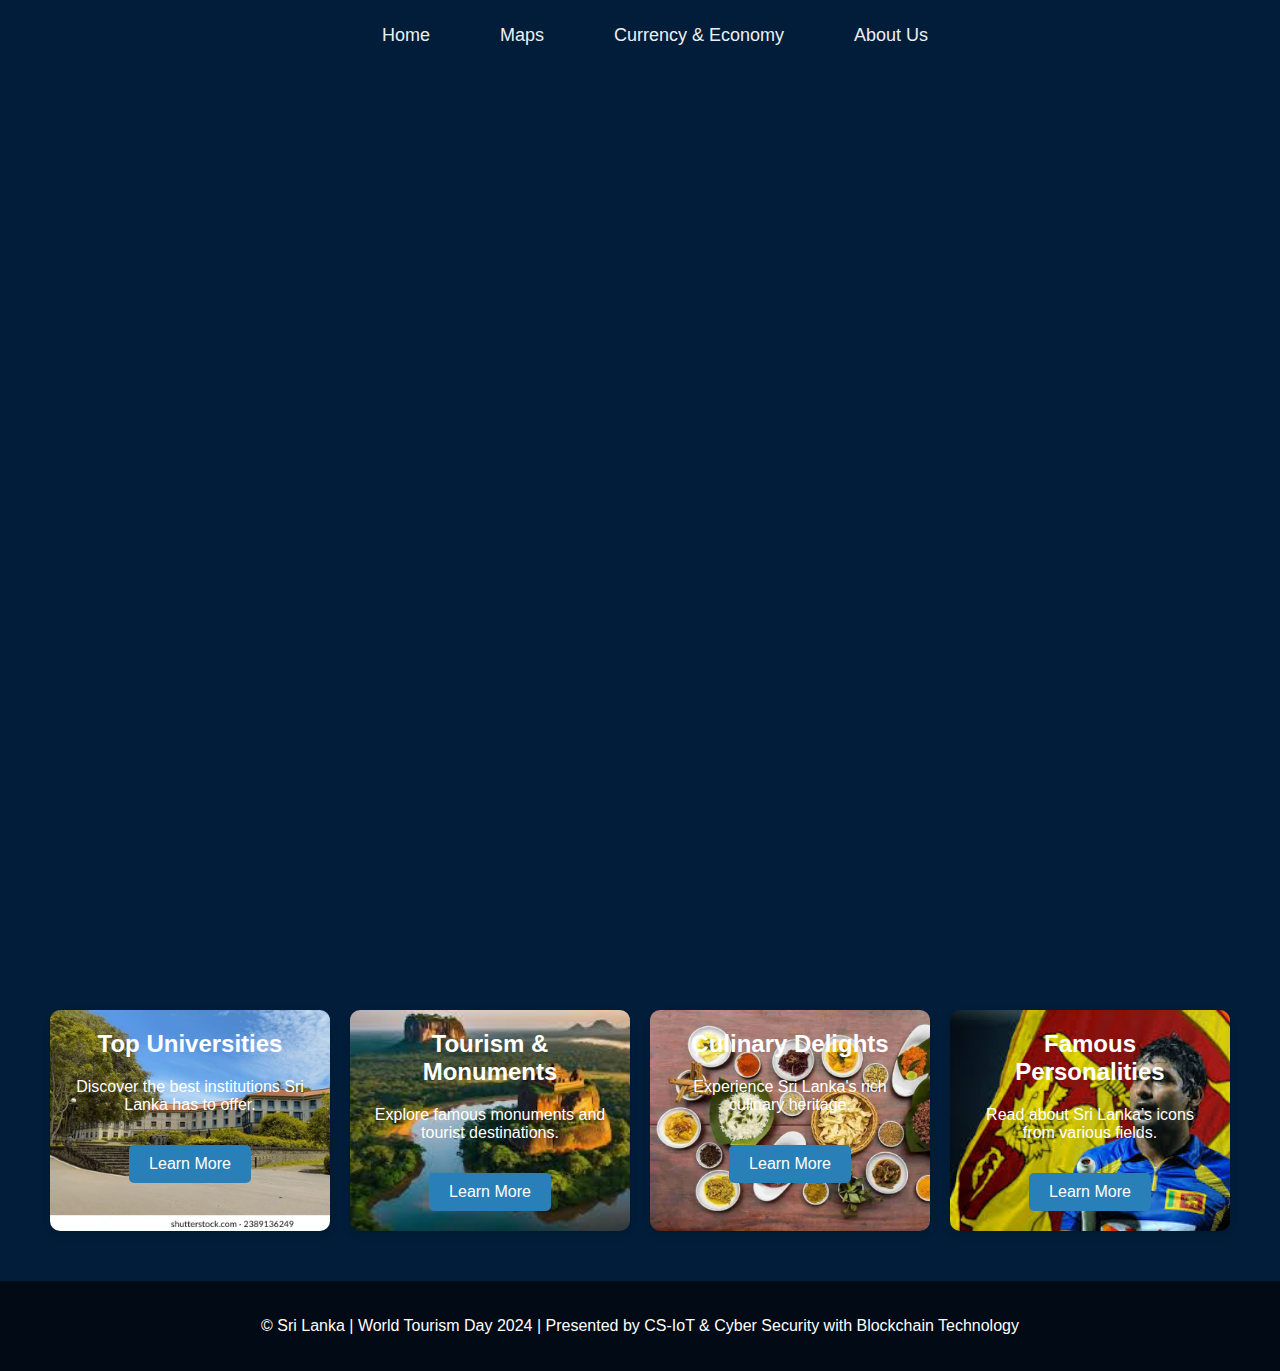
<file: index.html>
<!DOCTYPE html>
<html lang="en">

<head>
  <meta charset="UTF-8">
  <meta name="viewport" content="width=device-width, initial-scale=1.0">
  <title>Welcome to Sri Lanka</title>
  <link rel="stylesheet" href="styles.css">
</head>

<body>

  <!-- Navbar -->
  <nav>
    <ul>
      <li><a href="index.html">Home</a></li>
      <li><a
          href="https://www.google.lk/maps/@8.2461758,80.644624,7z?entry=ttu&g_ep=EgoyMDI0MDkyNC4wIKXMDSoASAFQAw%3D%3D"
          target="_blank">Maps</a>
      </li>
      <li><a href="https://www.cbsl.gov.lk/en/sri-lanka-economy-snapshot" target="_blank">Currency & Economy</a></li>
      <li><a href="about.html" target="_blank">About Us</a></li>
    </ul>
  </nav>

  <!-- Full-Page Background with Text Overlay -->
  <div class="background">
    <div class="text-overlay">
      <h1 class="fade-in">Welcome to Sri Lanka</h1>
      <p class="fade-in-delay">"Pearl of the Indian Ocean, where beauty meets serenity"</p>
    </div>
  </div>

  <!-- Content Section -->
  <section class="cards-section">
    <div class="card" id="card1">
      <h2>Top Universities</h2>
      <p>Discover the best institutions Sri Lanka has to offer.</p>
      <a href="universities.html" target="_blank" class="btn">Learn More</a>
    </div>
    <div class="card" id="card2">
      <h2>Tourism & Monuments</h2>
      <p>Explore famous monuments and tourist destinations.</p>
      <a href="monuments.html" target="_blank" class="btn">Learn More</a>
    </div>
    <div class="card" id="card3">
      <h2>Culinary Delights</h2>
      <p>Experience Sri Lanka's rich culinary heritage.</p>
      <a href="culinary.html" target="_blank" class="btn">Learn More</a>
    </div>
    <div class="card" id="card4">
      <h2>Famous Personalities</h2>
      <p>Read about Sri Lanka’s icons from various fields.</p>
      <a href="personalities.html" target="_blank" class="btn">Learn More</a>
    </div>
  </section>

  <!-- Footer -->
  <footer>
    <p>&copy; Sri Lanka | World Tourism Day 2024 | Presented by CS-IoT & Cyber Security with Blockchain Technology</p>
  </footer>

</body>

</html>
</file>
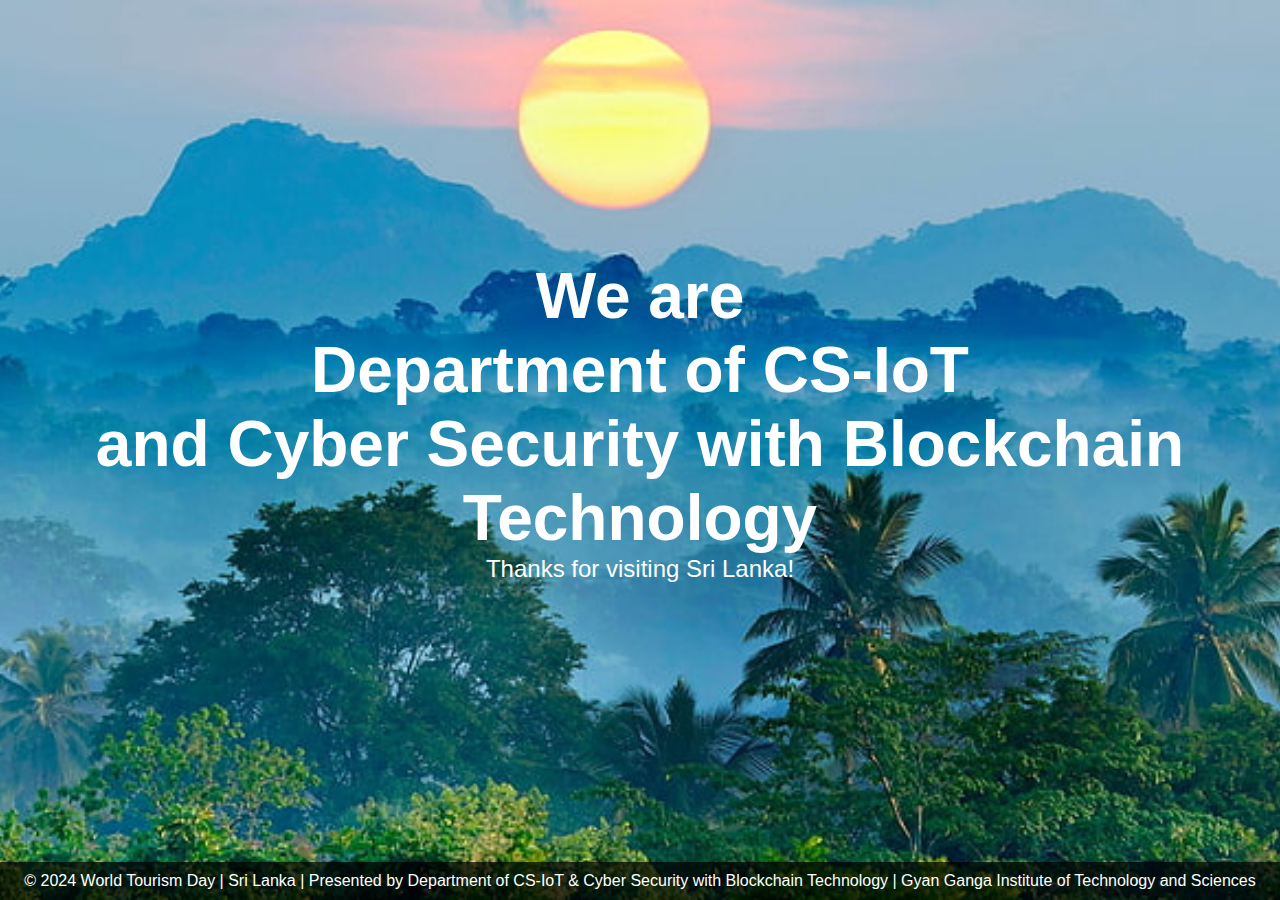
<file: about.html>
<!DOCTYPE html>
<html lang="en">

<head>
  <meta charset="UTF-8">
  <meta name="viewport" content="width=device-width, initial-scale=1.0">
  <title>About</title>
  <style>
    body,
    html {
      margin: 0;
      padding: 0;
      height: 100%;
      display: flex;
      flex-direction: column;
      justify-content: space-between;
      font-family: Arial, sans-serif;
      background-image: url("SriLankaImg/srilanka3.jpg");
      /* Replace with your image path */
      background-size: cover;
      background-position: center;
      background-repeat: no-repeat;
      color: white;
    }

    .container {
      flex-grow: 1;
      display: flex;
      justify-content: center;
      align-items: center;
      text-align: center;
    }

    h1 {
      font-size: 4em;
      margin: 0;
    }

    .footer {
      text-align: center;
      padding: 10px;
      background-color: rgba(0, 0, 0, 0.7);
    }

    .thank-you {
      font-size: 1.5em;
      margin-bottom: 20px;
      /* Space between thank you message and footer */
    }
  </style>
</head>

<body>

  <div class="container">
    <div>
      <h1>We are<br>Department of CS-IoT<br>and Cyber Security with Blockchain Technology</h1>
      <div class="thank-you">Thanks for visiting Sri Lanka!</div>
    </div>
  </div>

  <div class="footer">
    © 2024 World Tourism Day | Sri Lanka | Presented by Department of CS-IoT & Cyber Security with Blockchain Technology
    | Gyan Ganga Institute of Technology and Sciences
  </div>

</body>

</html>
</file>
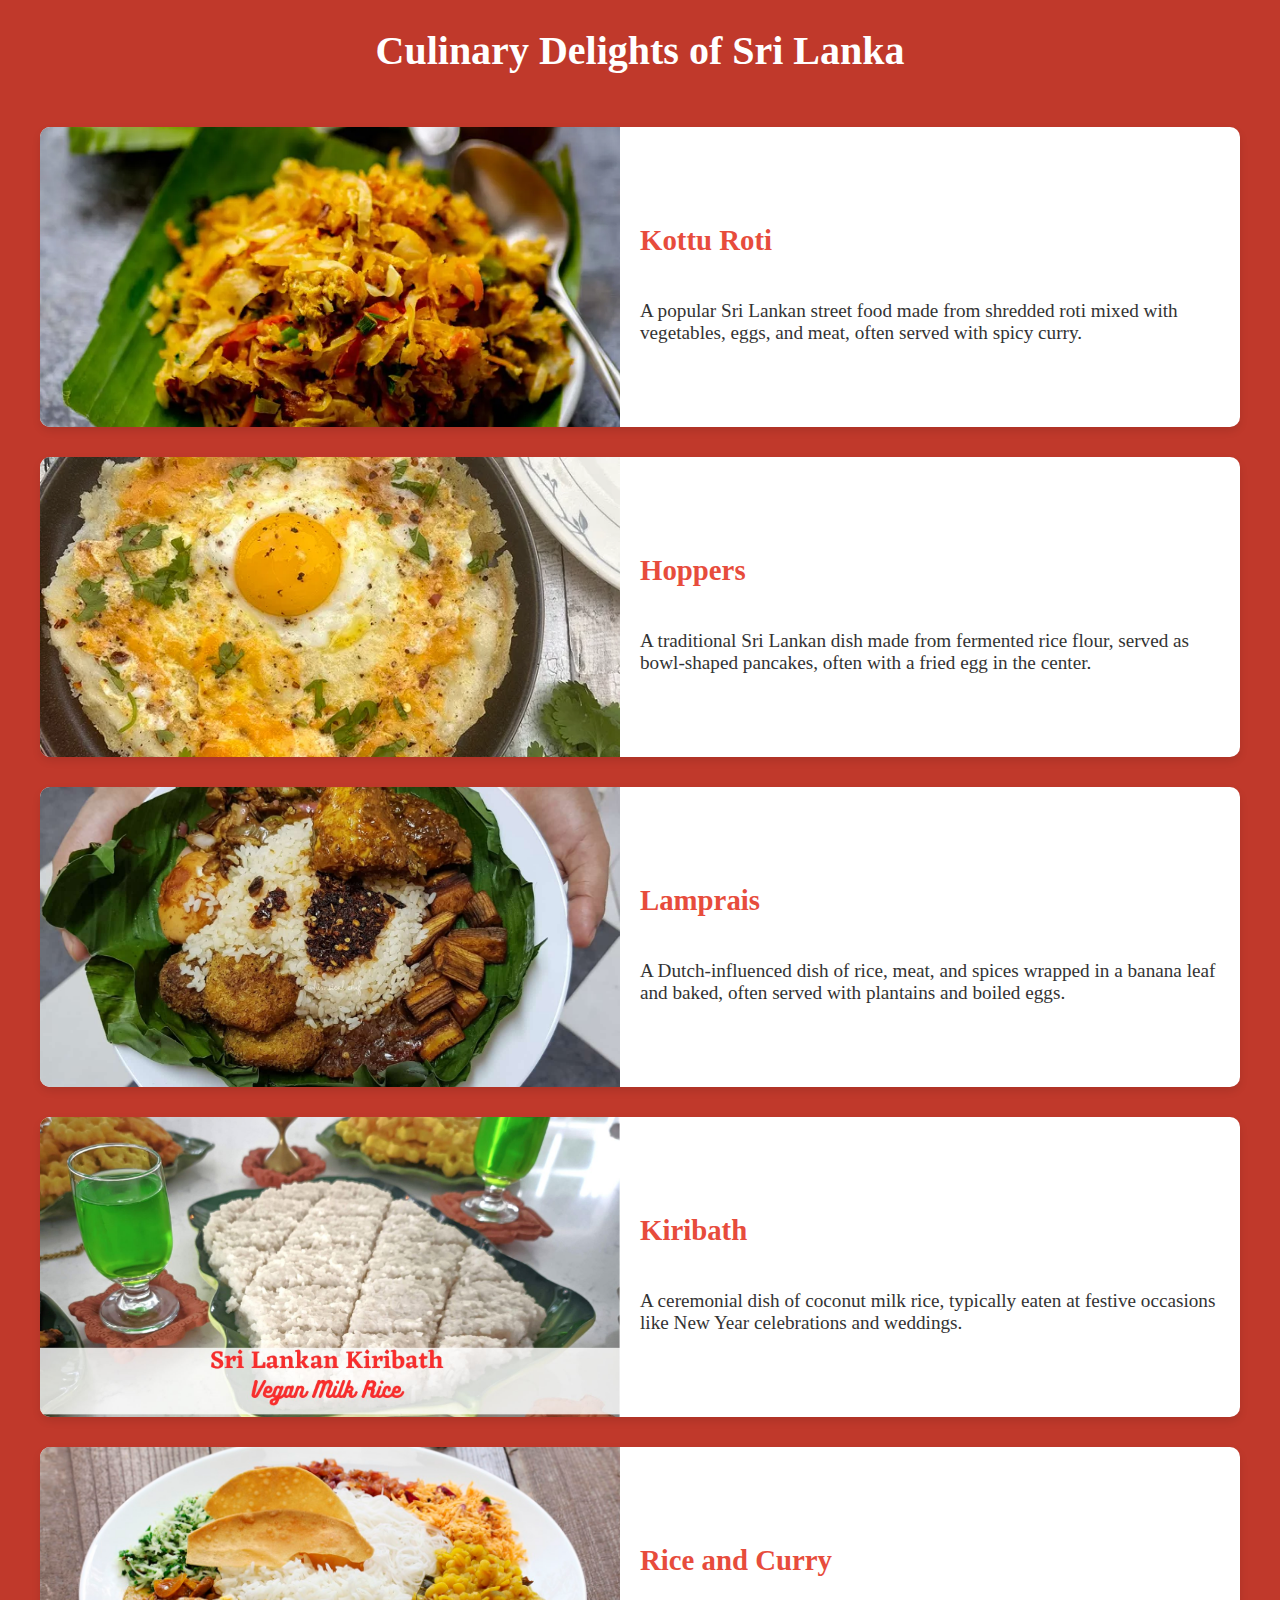
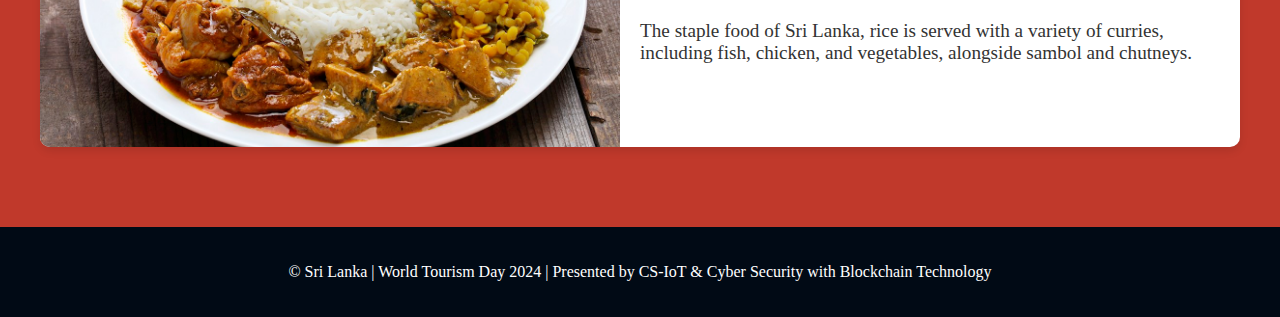
<file: culinary.html>
<!DOCTYPE html>
<html lang="en">

<head>
  <meta charset="UTF-8">
  <meta name="viewport" content="width=device-width, initial-scale=1.0">
  <title>Culinary Delights of Sri Lanka</title>
  <style>
    body {
      background-color: #c0392b;
      font-family: 'Times New Roman', Times, serif;
      color: #333;
      margin: 0;
      padding: 0;
    }

    nav {
      margin-top: 0px;
      height: 50px;
      width: 100%;
      background-color: #c0392b;
    }

    nav h1 {
      text-align: center;
      font-size: 2.5em;
      color: white;
    }

    .container {
      max-width: 1200px;
      margin: 30px auto;
      padding: 20px;
    }

    .dish {
      display: flex;
      background-color: #fff;
      margin-bottom: 30px;
      box-shadow: 0 4px 8px rgba(0, 0, 0, 0.1);
      border-radius: 10px;
      overflow: hidden;
    }

    .dish img {
      height: 300px;
      width: 600px;
      object-fit: cover;
    }

    .dish-info {
      padding: 20px;
      width: 50%;
      display: flex;
      flex-direction: column;
      justify-content: center;
    }

    .dish-info h2 {
      font-size: 1.8em;
      color: #e74c3c;
    }

    .dish-info p {
      font-size: 1.2em;
      margin-bottom: 10px;
    }

    /* Footer */
    footer {
      background-color: #010A15;
      color: white;
      text-align: center;
      padding: 20px;
    }

    /* Responsive styling */
    @media (max-width: 768px) {
      .dish {
        flex-direction: column;
      }

      .dish img,
      .dish-info {
        width: 100%;
      }
    }
  </style>
</head>

<body>

  <nav>
    <h1>Culinary Delights of Sri Lanka</h1>
  </nav>

  <div class="container">
    <!-- Dish 1 -->
    <div class="dish">
      <img src="./SriLankaImg/koRoSL.webp" alt="Kottu Roti">
      <div class="dish-info">
        <h2>Kottu Roti</h2>
        <p>A popular Sri Lankan street food made from shredded roti mixed with vegetables, eggs, and meat, often served
          with spicy curry.</p>
      </div>
    </div>

    <!-- Dish 2 -->
    <div class="dish">
      <img src="./SriLankaImg/hopSL.webp" alt="Hoppers">
      <div class="dish-info">
        <h2>Hoppers</h2>
        <p>A traditional Sri Lankan dish made from fermented rice flour, served as bowl-shaped pancakes, often with a
          fried egg in the center.</p>
      </div>
    </div>

    <!-- Dish 3 -->
    <div class="dish">
      <img src="./SriLankaImg/lampSL.jpg" alt="Lamprais">
      <div class="dish-info">
        <h2>Lamprais</h2>
        <p>A Dutch-influenced dish of rice, meat, and spices wrapped in a banana leaf and baked, often served with
          plantains and boiled eggs.</p>
      </div>
    </div>

    <!-- Dish 4 -->
    <div class="dish">
      <img src="./SriLankaImg/kiribathSL.jpg" alt="Kiribath">
      <div class="dish-info">
        <h2>Kiribath</h2>
        <p>A ceremonial dish of coconut milk rice, typically eaten at festive occasions like New Year celebrations and
          weddings.</p>
      </div>
    </div>

    <!-- Dish 5 -->
    <div class="dish">
      <img src="./SriLankaImg/currySL.jpg" alt="Rice and Curry">
      <div class="dish-info">
        <h2>Rice and Curry</h2>
        <p>The staple food of Sri Lanka, rice is served with a variety of curries, including fish, chicken, and
          vegetables, alongside sambol and chutneys.</p>
      </div>
    </div>
  </div>

  <!-- Footer -->
  <footer>
    <p>&copy; Sri Lanka | World Tourism Day 2024 | Presented by CS-IoT & Cyber Security with Blockchain Technology</p>
  </footer>

</body>

</html>
</file>
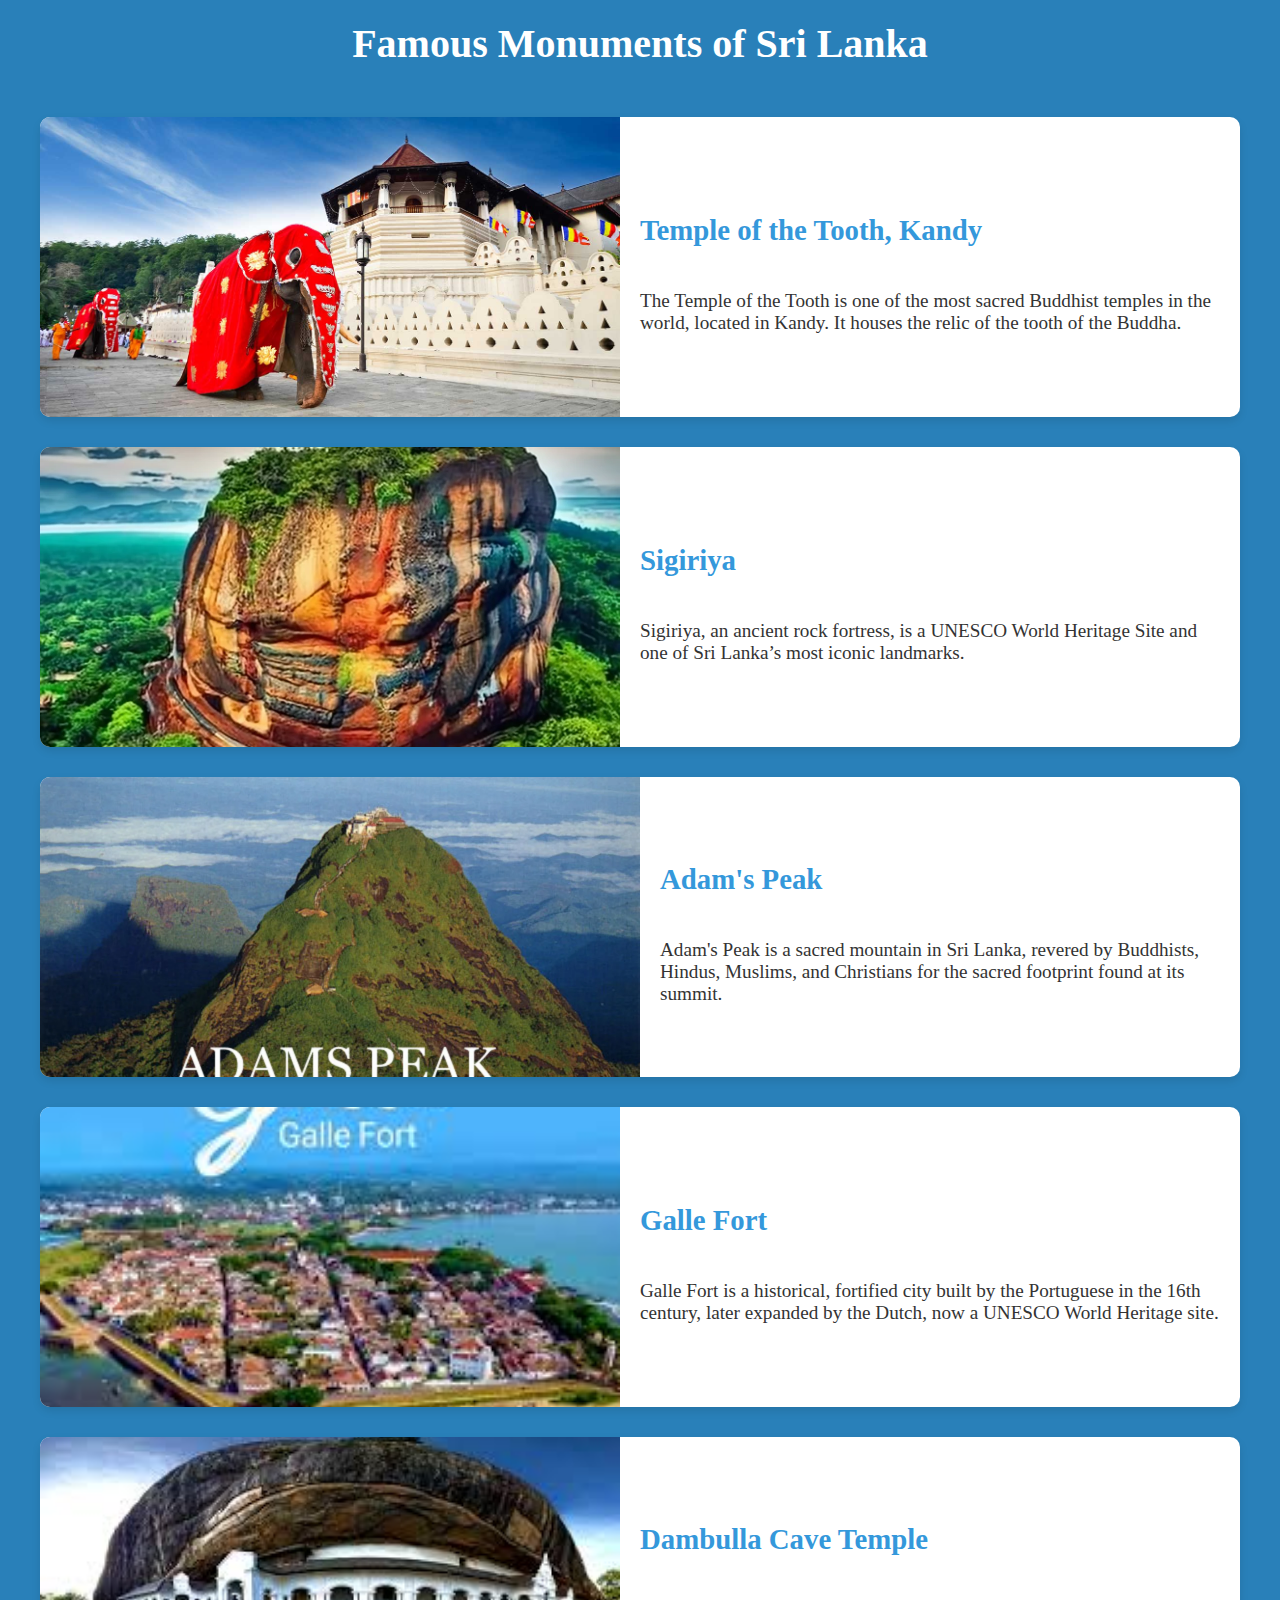
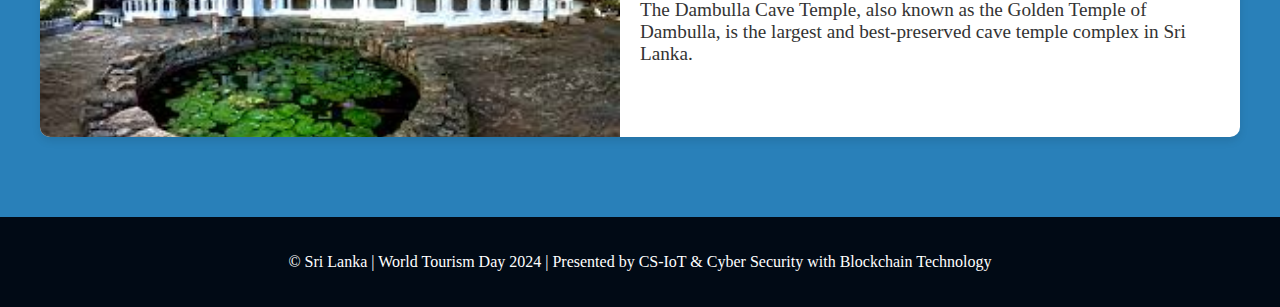
<file: monuments.html>
<!DOCTYPE html>
<html lang="en">

<head>
  <meta charset="UTF-8">
  <meta name="viewport" content="width=device-width, initial-scale=1.0">
  <title>Famous Monuments of Sri Lanka</title>
  <style>
    body {
      font-family: 'Times New Roman', Times, serif;
      background-color: #2980b9;
      color: #333;
      margin: 0;
      padding: 0;
    }

    h1 {
      text-align: center;
      margin-top: 20px;
      font-size: 2.5em;
      color: white;
    }

    .container {
      max-width: 1200px;
      margin: 30px auto;
      padding: 20px;
    }

    .monument {
      display: flex;
      background-color: #fff;
      margin-bottom: 30px;
      box-shadow: 0 4px 8px rgba(0, 0, 0, 0.1);
      border-radius: 10px;
      overflow: hidden;
    }

    .monument img {
      height: 300px;
      width: 600px;
      object-fit: cover;
    }

    .monument-info {
      padding: 20px;
      width: 50%;
      display: flex;
      flex-direction: column;
      justify-content: center;
    }

    .monument-info h2 {
      font-size: 1.8em;
      color: #3498db;
    }

    .monument-info p {
      font-size: 1.2em;
      margin-bottom: 10px;
    }

    /* Footer */
    footer {
      background-color: #010a15;
      color: white;
      text-align: center;
      padding: 20px;
    }

    /* Responsive styling */
    @media (max-width: 768px) {
      .monument {
        flex-direction: column;
      }

      .monument img,
      .monument-info {
        width: 100%;
      }
    }
  </style>
</head>

<body>

  <h1>Famous Monuments of Sri Lanka</h1>

  <div class="container">
    <!-- Monument 1 -->
    <div class="monument">
      <img src="./SriLankaImg/TOTSL.jpg" alt="Temple of the Tooth">
      <div class="monument-info">
        <h2>Temple of the Tooth, Kandy</h2>
        <p>The Temple of the Tooth is one of the most sacred Buddhist temples in the world, located in Kandy. It houses
          the relic of the tooth of the Buddha.</p>
      </div>
    </div>

    <!-- Monument 2 -->
    <div class="monument">
      <img src="./SriLankaImg/sigriyaSL.webp" alt="Sigiriya">
      <div class="monument-info">
        <h2>Sigiriya</h2>
        <p>Sigiriya, an ancient rock fortress, is a UNESCO World Heritage Site and one of Sri Lanka’s most iconic
          landmarks.</p>
      </div>
    </div>

    <!-- Monument 3 -->
    <div class="monument">
      <img src="./SriLankaImg/apSL.webp" alt="Adam's Peak">
      <div class="monument-info">
        <h2>Adam's Peak</h2>
        <p>Adam's Peak is a sacred mountain in Sri Lanka, revered by Buddhists, Hindus, Muslims, and Christians for the
          sacred footprint found at its summit.</p>
      </div>
    </div>

    <!-- Monument 4 -->
    <div class="monument">
      <img src="./SriLankaImg/galleSL.jpg" alt="Galle Fort">
      <div class="monument-info">
        <h2>Galle Fort</h2>
        <p>Galle Fort is a historical, fortified city built by the Portuguese in the 16th century, later expanded by the
          Dutch, now a UNESCO World Heritage site.</p>
      </div>
    </div>

    <!-- Monument 5 -->
    <div class="monument">
      <img src="./SriLankaImg/dambullaSL.jpg" alt="Dambulla Cave Temple">
      <div class="monument-info">
        <h2>Dambulla Cave Temple</h2>
        <p>The Dambulla Cave Temple, also known as the Golden Temple of Dambulla, is the largest and best-preserved cave
          temple complex in Sri Lanka.</p>
      </div>
    </div>
  </div>

  <!-- Footer -->
  <footer>
    <p>&copy; Sri Lanka | World Tourism Day 2024 | Presented by CS-IoT & Cyber Security with Blockchain Technology</p>
  </footer>

</body>

</html>
</file>
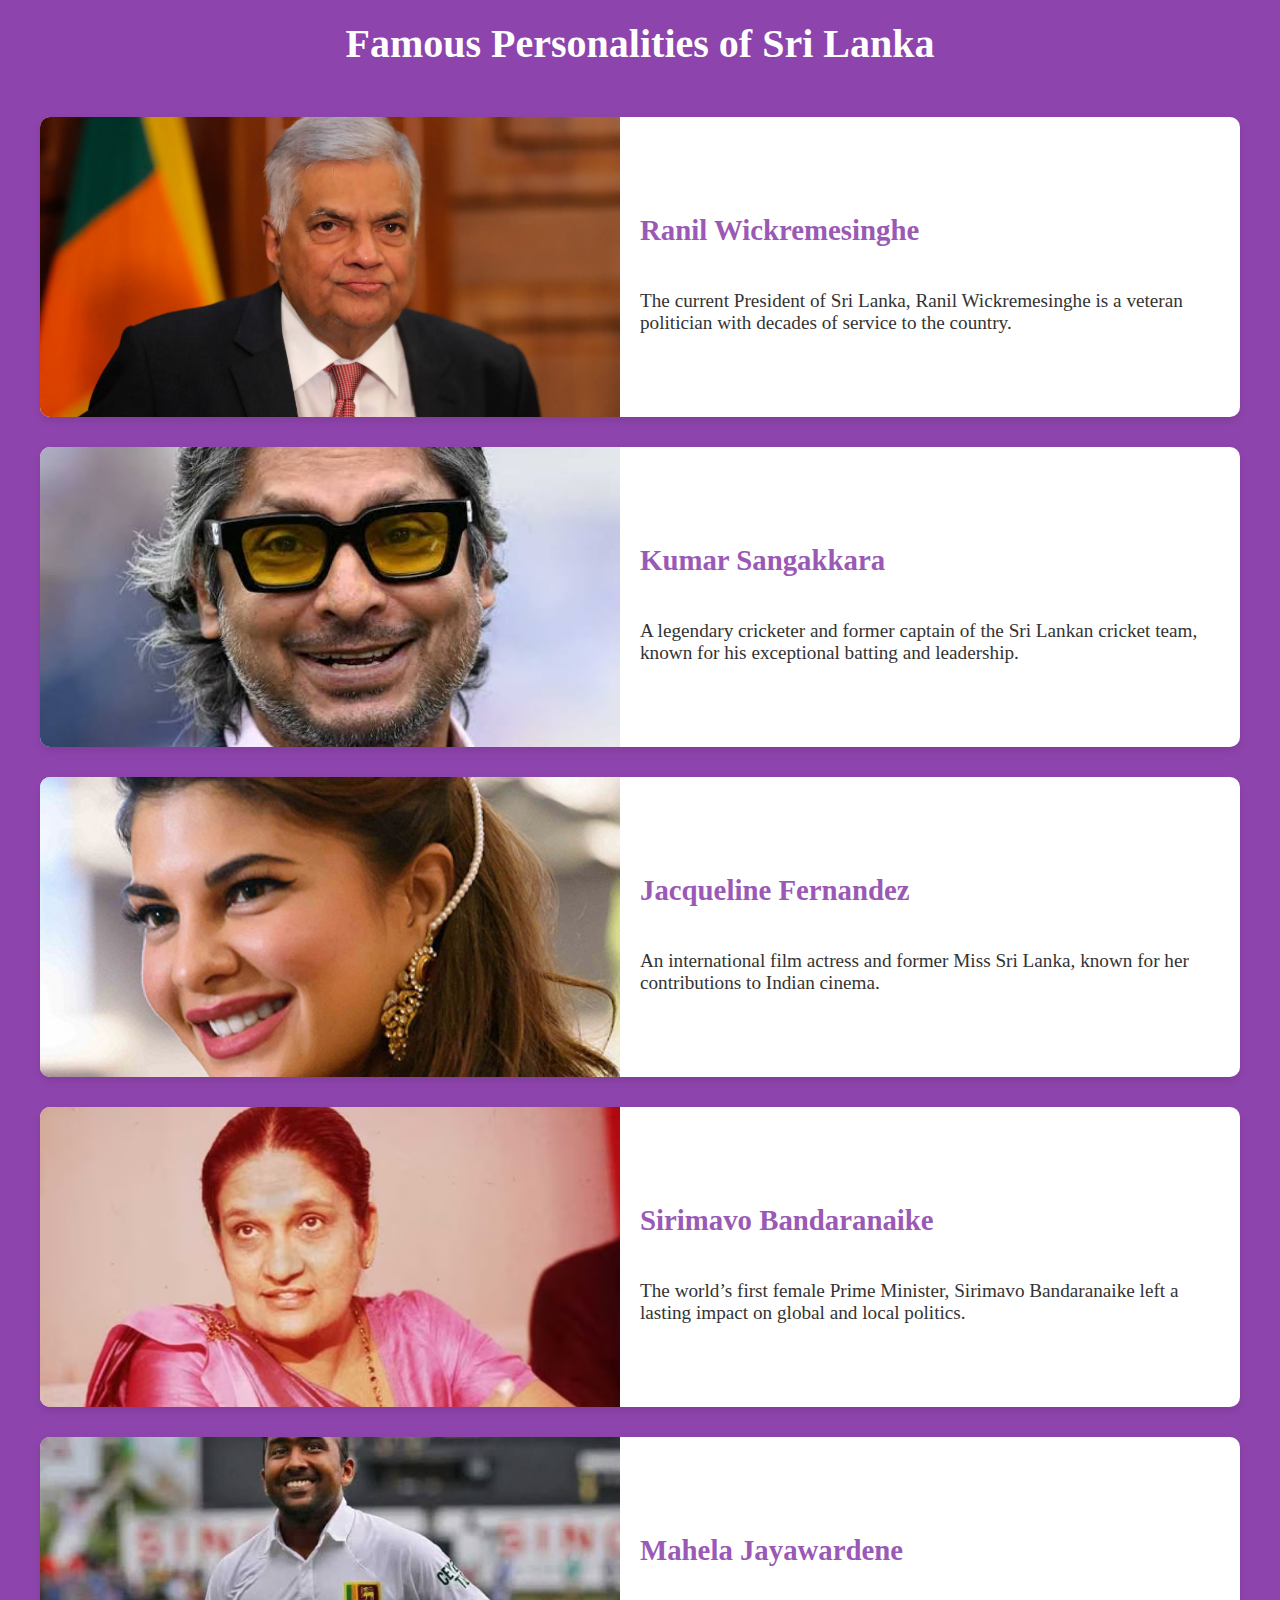
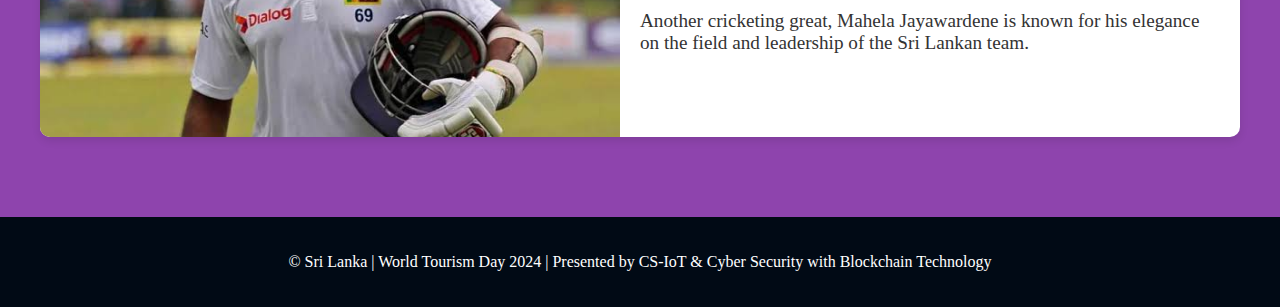
<file: personalities.html>
<!DOCTYPE html>
<html lang="en">

<head>
  <meta charset="UTF-8">
  <meta name="viewport" content="width=device-width, initial-scale=1.0">
  <title>Famous Personalities of Sri Lanka</title>
  <style>
    body {
      font-family: 'Times New Roman', Times, serif;
      background-color: #8e44ad;
      color: #333;
      margin: 0;
      padding: 0;
    }

    h1 {
      text-align: center;
      margin-top: 20px;
      font-size: 2.5em;
      color: white;
    }

    .container {
      max-width: 1200px;
      margin: 30px auto;
      padding: 20px;
    }

    .personality {
      display: flex;
      background-color: #fff;
      margin-bottom: 30px;
      box-shadow: 0 4px 8px rgba(0, 0, 0, 0.1);
      border-radius: 10px;
      overflow: hidden;
    }

    .personality img {
      height: 300px;
      width: 600px;
      object-fit: cover;
    }

    .personality-info {
      padding: 20px;
      width: 50%;
      display: flex;
      flex-direction: column;
      justify-content: center;
    }

    .personality-info h2 {
      font-size: 1.8em;
      color: #9b59b6;
    }

    .personality-info p {
      font-size: 1.2em;
      margin-bottom: 10px;
    }

    /* Footer */
    footer {
      background-color: #010a15;
      color: white;
      text-align: center;
      padding: 20px;
    }

    /* Responsive styling */
    @media (max-width: 768px) {
      .personality {
        flex-direction: column;
      }

      .personality img,
      .personality-info {
        width: 100%;
      }
    }
  </style>
</head>

<body>

  <h1>Famous Personalities of Sri Lanka</h1>

  <div class="container">

    <!-- Personality 1 -->
    <div class="personality">
      <img src="/SriLankaImg/wichremSL.webp" alt="Ranil Wickremesinghe">
      <div class="personality-info">
        <h2>Ranil Wickremesinghe</h2>
        <p>The current President of Sri Lanka, Ranil Wickremesinghe is a veteran politician with decades of service to
          the country.</p>
      </div>
    </div>

    <!-- Personality 2 -->
    <div class="personality">
      <img src="/SriLankaImg/sangaSL.jpg" alt="Kumar Sangakkara">
      <div class="personality-info">
        <h2>Kumar Sangakkara</h2>
        <p>A legendary cricketer and former captain of the Sri Lankan cricket team, known for his exceptional batting
          and leadership.</p>
      </div>
    </div>

    <!-- Personality 3 -->
    <div class="personality">
      <img src="/SriLankaImg/Jacqueline-Fernandez.jpg" alt="Jacqueline Fernandez">
      <div class="personality-info">
        <h2>Jacqueline Fernandez</h2>
        <p>An international film actress and former Miss Sri Lanka, known for her contributions to Indian cinema.</p>
      </div>
    </div>


    <!-- Personality 4 -->
    <div class="personality">
      <img src="/SriLankaImg/bandaraSL.avif" alt="Sirimavo Bandaranaike">
      <div class="personality-info">
        <h2>Sirimavo Bandaranaike</h2>
        <p>The world’s first female Prime Minister, Sirimavo Bandaranaike left a lasting impact on global and local
          politics.</p>
      </div>
    </div>

    <!-- Personality 5 -->
    <div class="personality">
      <img src="/SriLankaImg/mahelaSL.jpg" alt="Mahela Jayawardene">
      <div class="personality-info">
        <h2>Mahela Jayawardene</h2>
        <p>Another cricketing great, Mahela Jayawardene is known for his elegance on the field and leadership of the Sri
          Lankan team.</p>
      </div>
    </div>
  </div>

  <!-- Footer -->
  <footer>
    <p>&copy; Sri Lanka | World Tourism Day 2024 | Presented by CS-IoT & Cyber Security with Blockchain Technology</p>
  </footer>

</body>

</html>
</file>
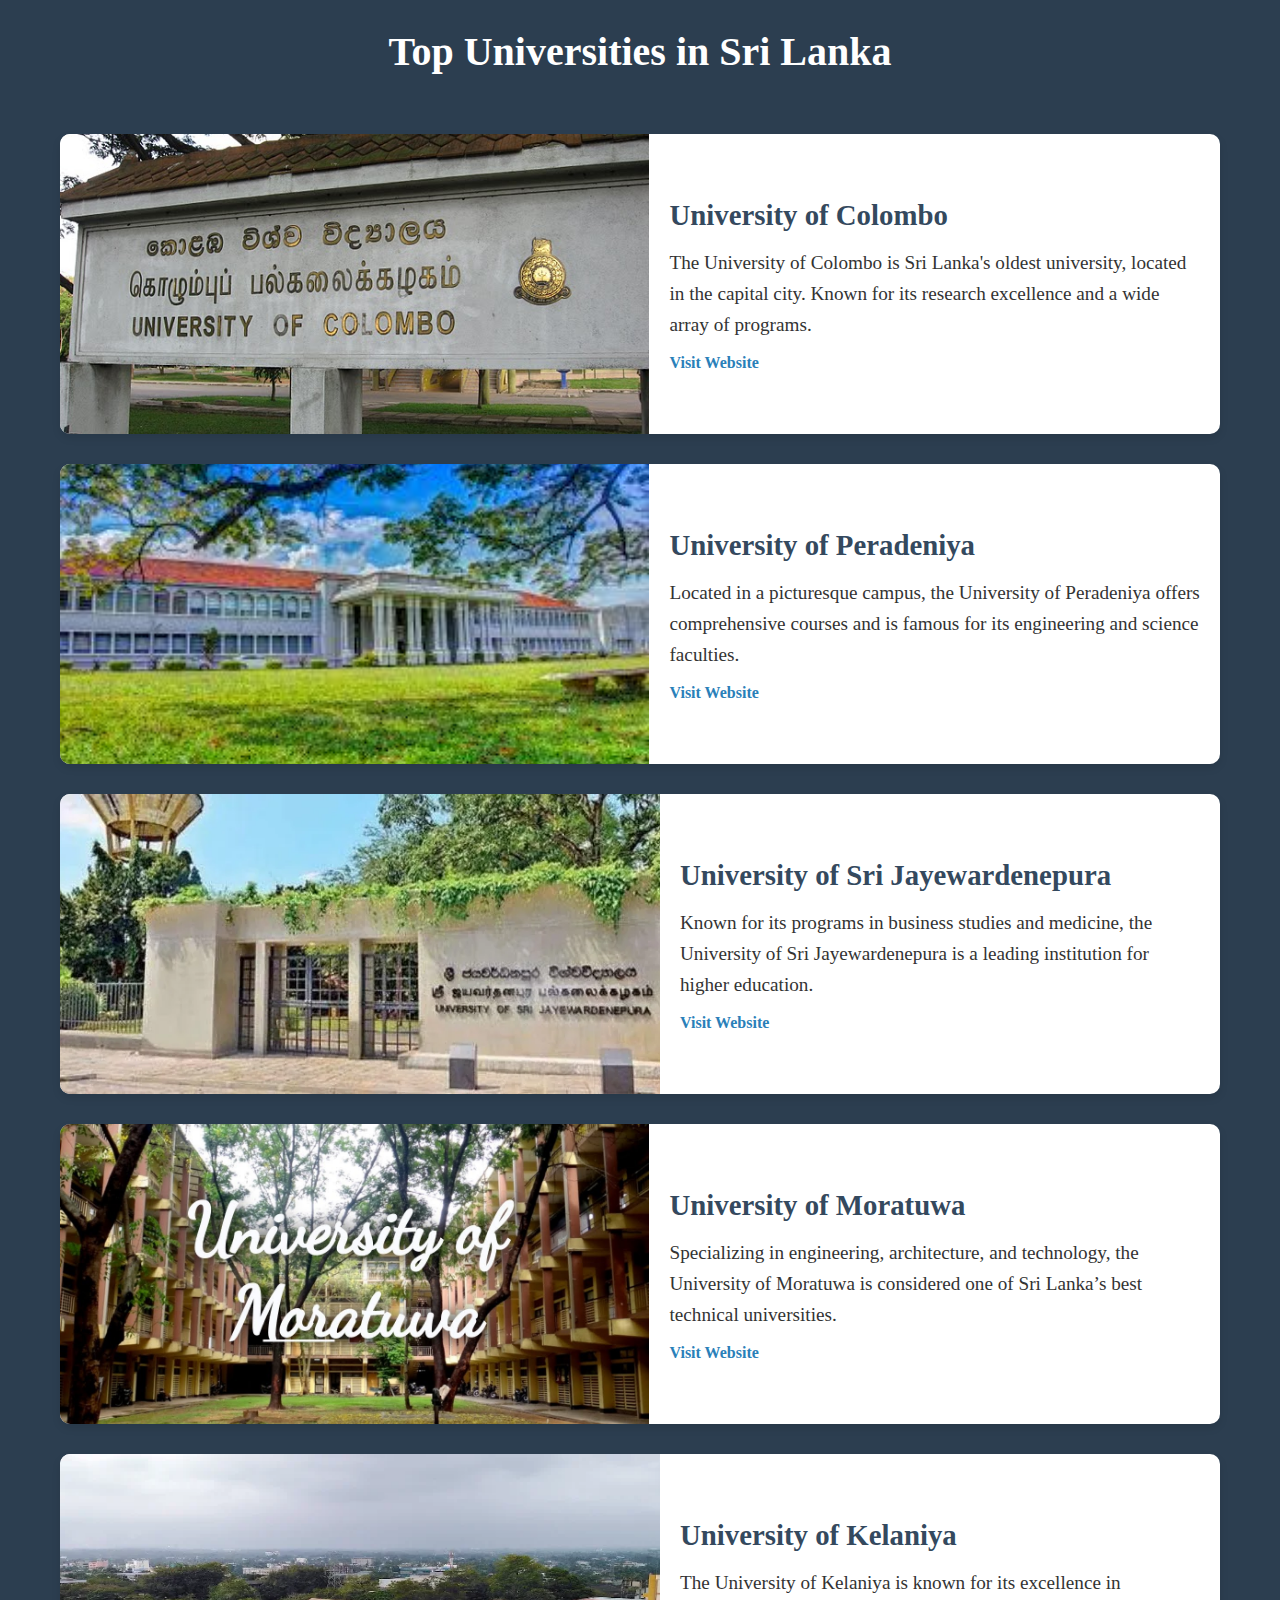
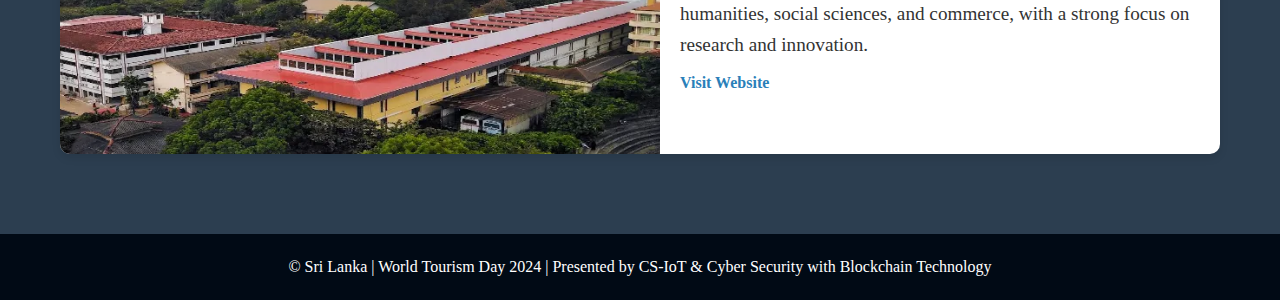
<file: universities.html>
<!DOCTYPE html>
<html lang="en">

<head>
  <meta charset="UTF-8">
  <meta name="viewport" content="width=device-width, initial-scale=1.0">
  <title>Top Universities in Sri Lanka</title>
  <style>
    /* Basic reset and styling */
    * {
      margin: 0;
      padding: 0;
      box-sizing: border-box;
    }

    body {
      font-family: 'Times New Roman', Times, serif;
      background-color: #2c3e50;
      color: #333;
      line-height: 1.6;
    }

    h1 {
      text-align: center;
      margin-top: 20px;
      font-size: 2.5em;
      color: white;
    }

    .container {
      max-width: 1200px;
      margin: 30px auto;
      padding: 20px;
    }

    .university {
      display: flex;
      background-color: #fff;
      margin-bottom: 30px;
      box-shadow: 0 4px 8px rgba(0, 0, 0, 0.1);
      border-radius: 10px;
      overflow: hidden;
    }

    .university img {
      height: 300px;
      width: 600px;
      object-fit: cover;
    }

    .university-info {
      padding: 20px;
      width: 50%;
      display: flex;
      flex-direction: column;
      justify-content: center;
    }

    .university-info h2 {
      color: #34495e;
      font-size: 1.8em;
      margin-bottom: 10px;
    }

    .university-info p {
      font-size: 1.2em;
      margin-bottom: 10px;
    }

    .university-info a {
      color: #2980b9;
      text-decoration: none;
      font-weight: bold;
    }

    /* Footer */
    footer {
      background-color: #010A15;
      color: white;
      text-align: center;
      padding: 20px;
    }

    /* Responsive styling */
    @media (max-width: 768px) {
      .university {
        flex-direction: column;
      }

      .university img,
      .university-info {
        width: 100%;
      }
    }
  </style>
</head>

<body>

  <h1>Top Universities in Sri Lanka</h1>

  <div class="container">
    <!-- University of Colombo -->
    <div class="university">
      <img src="SriLankaImg/UoCSL.jpg" alt="University of Colombo">
      <div class="university-info">
        <h2>University of Colombo</h2>
        <p>The University of Colombo is Sri Lanka's oldest university, located in the capital city. Known for its
          research excellence and a wide array of programs.</p>
        <a href="https://www.cmb.ac.lk" target="_blank">Visit Website</a>
      </div>
    </div>

    <!-- University of Peradeniya -->
    <div class="university">
      <img src="/SriLankaImg/UoP.jpg" alt="University of Peradeniya">
      <div class="university-info">
        <h2>University of Peradeniya</h2>
        <p>Located in a picturesque campus, the University of Peradeniya offers comprehensive courses and is famous for
          its engineering and science faculties.</p>
        <a href="https://www.pdn.ac.lk" target="_blank">Visit Website</a>
      </div>
    </div>

    <!-- University of Sri Jayewardenepura -->
    <div class="university">
      <img src="/SriLankaImg/University-of-Sri-Jayewardenepura.webp" alt="University of Sri Jayewardenepura">
      <div class="university-info">
        <h2>University of Sri Jayewardenepura</h2>
        <p>Known for its programs in business studies and medicine, the University of Sri Jayewardenepura is a leading
          institution for higher education.</p>
        <a href="https://www.sjp.ac.lk" target="_blank">Visit Website</a>
      </div>
    </div>

    <!-- University of Moratuwa -->
    <div class="university">
      <img src="/SriLankaImg/UoM.jpg" alt="University of Moratuwa">
      <div class="university-info">
        <h2>University of Moratuwa</h2>
        <p>Specializing in engineering, architecture, and technology, the University of Moratuwa is considered one of
          Sri Lanka’s best technical universities.</p>
        <a href="https://www.mrt.ac.lk" target="_blank">Visit Website</a>
      </div>
    </div>

    <!-- University of Kelaniya -->
    <div class="university">
      <img src="/SriLankaImg/University-of-Kelaniya.webp" alt="University of Kelaniya">
      <div class="university-info">
        <h2>University of Kelaniya</h2>
        <p>The University of Kelaniya is known for its excellence in humanities, social sciences, and commerce, with a
          strong focus on research and innovation.</p>
        <a href="https://www.kln.ac.lk" target="_blank">Visit Website</a>
      </div>
    </div>
  </div>

  <!-- Footer -->
  <footer>
    <p>&copy; Sri Lanka | World Tourism Day 2024 | Presented by CS-IoT & Cyber Security with Blockchain Technology</p>
  </footer>

</body>

</html>
</file>
<file: styles.css>
/* General Styling */
body,
html {
  margin: 0;
  padding: 0;
  height: 100%;
  font-family: Arial, sans-serif;
  background-color: #021d39;
}

/* Navbar */
nav {
  background-color: #021d39;
  padding: 15px;
  position: fixed;
  top: 0;
  width: 100%;
  z-index: 100;
}

nav ul {
  list-style-type: none;
  margin: 0;
  padding: 0;
  text-align: center;
  display: flex;
  justify-content: center;
  align-items: center;
}

nav ul li {
  display: flex;
  justify-content: center;
  align-items: center;
  margin: 0 15px;
}

nav ul li a {
  color: #ecf0f1;
  text-decoration: none;
  font-size: 18px;
  padding: 10px 20px;
  transition: background-color 0.3s ease;
}

nav ul li a:hover {
  background-color: #2980b9;
  border-radius: 5px;
}

/* Full-Page Background */
.background {
  background-position: center;
  background-attachment: fixed;
  height: 100vh; /* Full viewport height */
  display: flex;
  justify-content: center;
  align-items: center;
  position: relative;
  margin-top: 60px; /* Adjust for navbar height */
  animation: changeImage 15s linear infinite; /* Set a longer duration (e.g., 25s) to ensure smooth transitions */
}

@keyframes changeImage {
  0% {
    background-image: url("SriLankaImg/srilankaeleph.jpg");
    background-size: cover;
  }
  20% {
    background-image: url("SriLankaImg/srilanka1.jpg");
    background-size: cover;
  }
  40% {
    background-image: url("SriLankaImg/srilanka5.jpg");
    background-size: cover;
  }
  60% {
    background-image: url("SriLankaImg/srilanka4.webp");
    background-size: cover;
  }
  80% {
    background-image: url("SriLankaImg/srilanka2.jpg");
    background-size: cover;
  }
  100% {
    background-image: url("SriLankaImg/srilankaeleph.jpg"); /* Looping back to the first image */
    background-size: cover;
  }
}

/* Text Overlay */
.text-overlay {
  color: white;
  text-align: center;
  text-shadow: 2px 2px 5px rgba(0, 0, 0, 0.7);
}

.text-overlay h1 {
  font-size: 60px;
  margin: 0;
}

.text-overlay p {
  font-size: 24px;
  margin-top: 10px;
}

/* Animation for Text */
.fade-in {
  opacity: 0;
  animation: fadeIn 2s forwards;
}

.fade-in-delay {
  opacity: 0;
  animation: fadeIn 2s 1s forwards;
}

@keyframes fadeIn {
  from {
    opacity: 0;
    transform: translateY(20px);
  }
  to {
    opacity: 1;
    transform: translateY(0);
  }
}

/* Cards Section */
.cards-section {
  background-color: #021d39;
  display: grid;
  grid-template-columns: repeat(1, 1fr);
  gap: 20px;
  padding: 50px;
  text-align: center;
  /* Light background to distinguish content */
}

.card {
  padding: 20px;
  border-radius: 10px;
  box-shadow: 0 4px 8px rgba(0, 0, 0, 0.1);
  transition: transform 0.3s ease, box-shadow 0.3s ease;
}

#card1 {
  background-image: url("SriLankaImg/srilankaUniversity.webp");
  background-size: cover;
}

#card2 {
  background-image: url("SriLankaImg/srilankaMonument.jpg");
  background-size: cover;
}

#card3 {
  background-image: url("SriLankaImg/srilankaFood.webp");
  background-size: cover;
}

#card4 {
  background-image: url("SriLankaImg/Sangakkara.jpg");
  background-size: cover;
}

.card:hover {
  transform: translateY(-10px);
  box-shadow: 0 8px 16px rgba(0, 0, 0, 0.2);
}

.card h2 {
  margin-top: 0;
  color: white;
}

.card p {
  color: white;
}

.btn {
  display: inline-block;
  padding: 10px 20px;
  background-color: #2980b9;
  color: white;
  border-radius: 5px;
  text-decoration: none;
  margin-top: 15px;
}

.btn:hover {
  background-color: #3498db;
}

/* Footer */
footer {
  background-color: #010a15;
  color: white;
  text-align: center;
  padding: 20px;
}

/* Responsive Design */
@media (min-width: 768px) {
  .cards-section {
    grid-template-columns: repeat(2, 1fr);
  }
}

@media (min-width: 1024px) {
  .cards-section {
    grid-template-columns: repeat(4, 1fr);
  }
}
</file>
